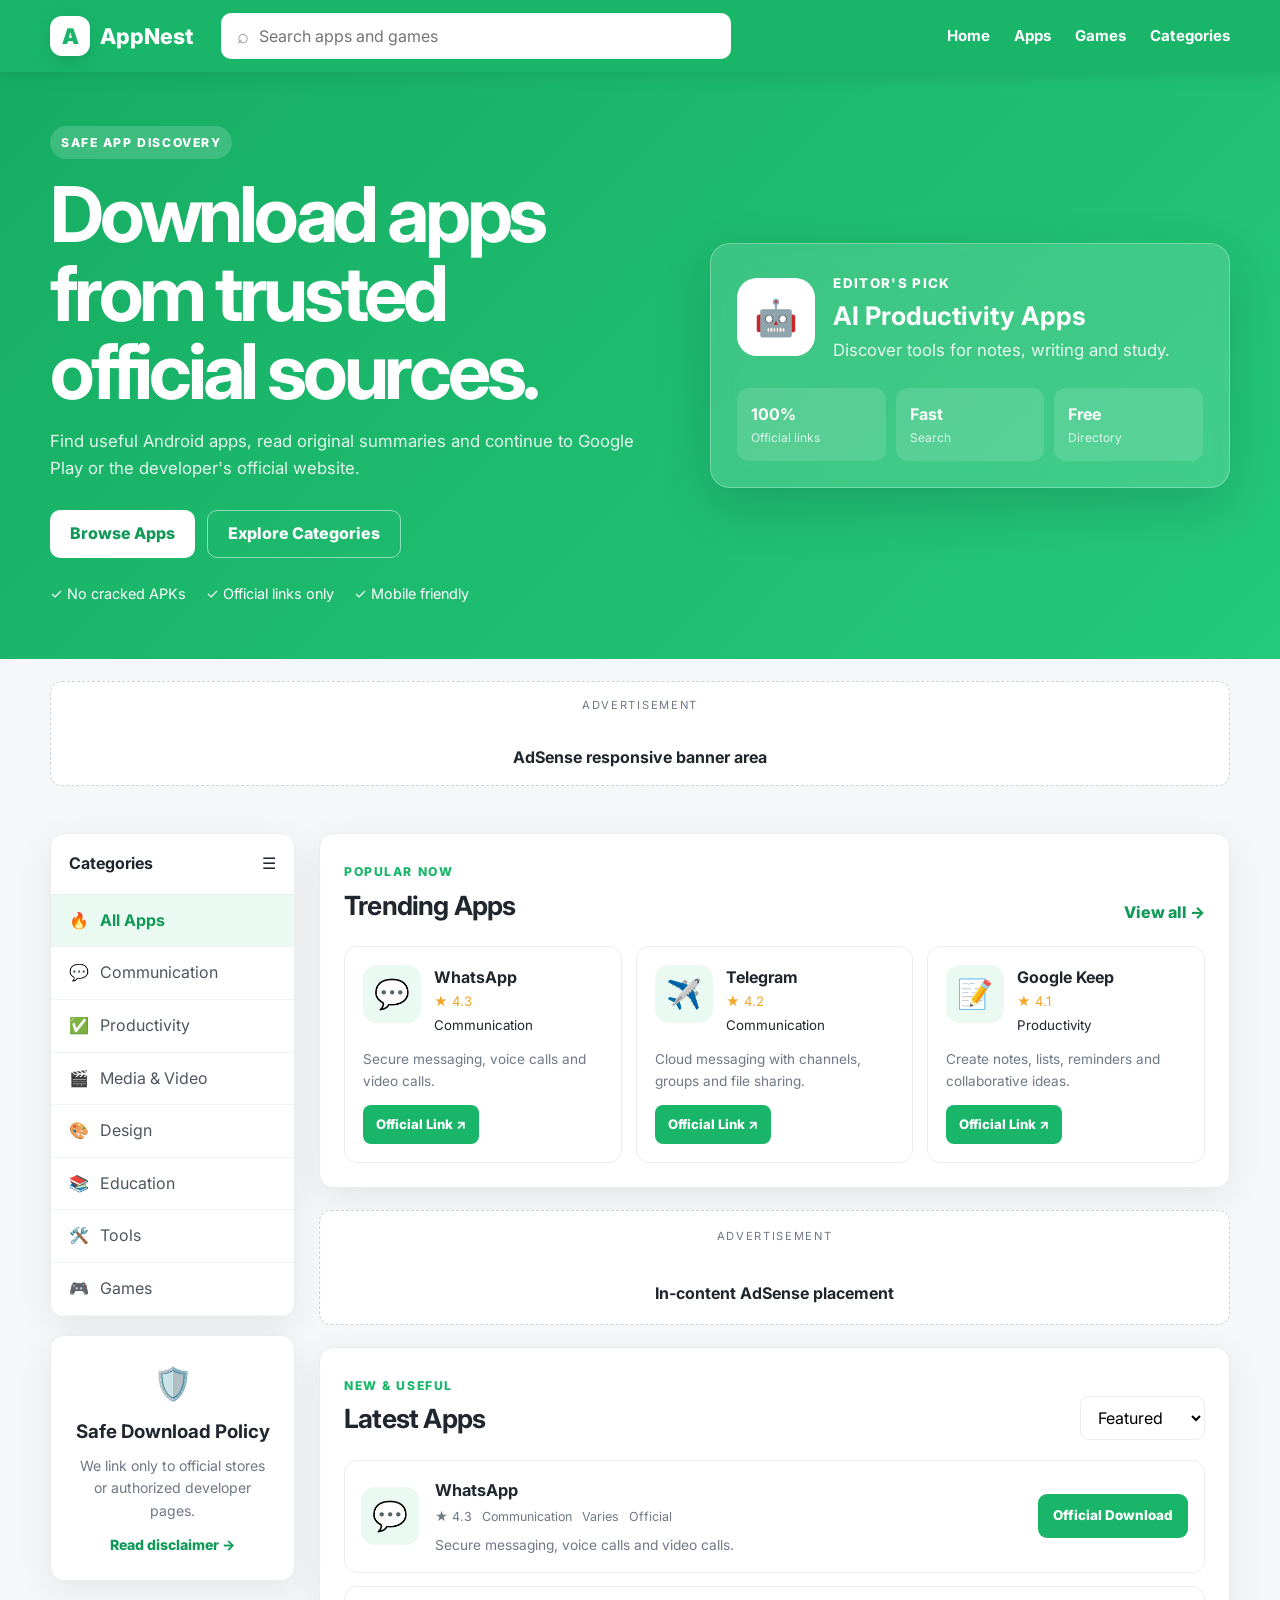
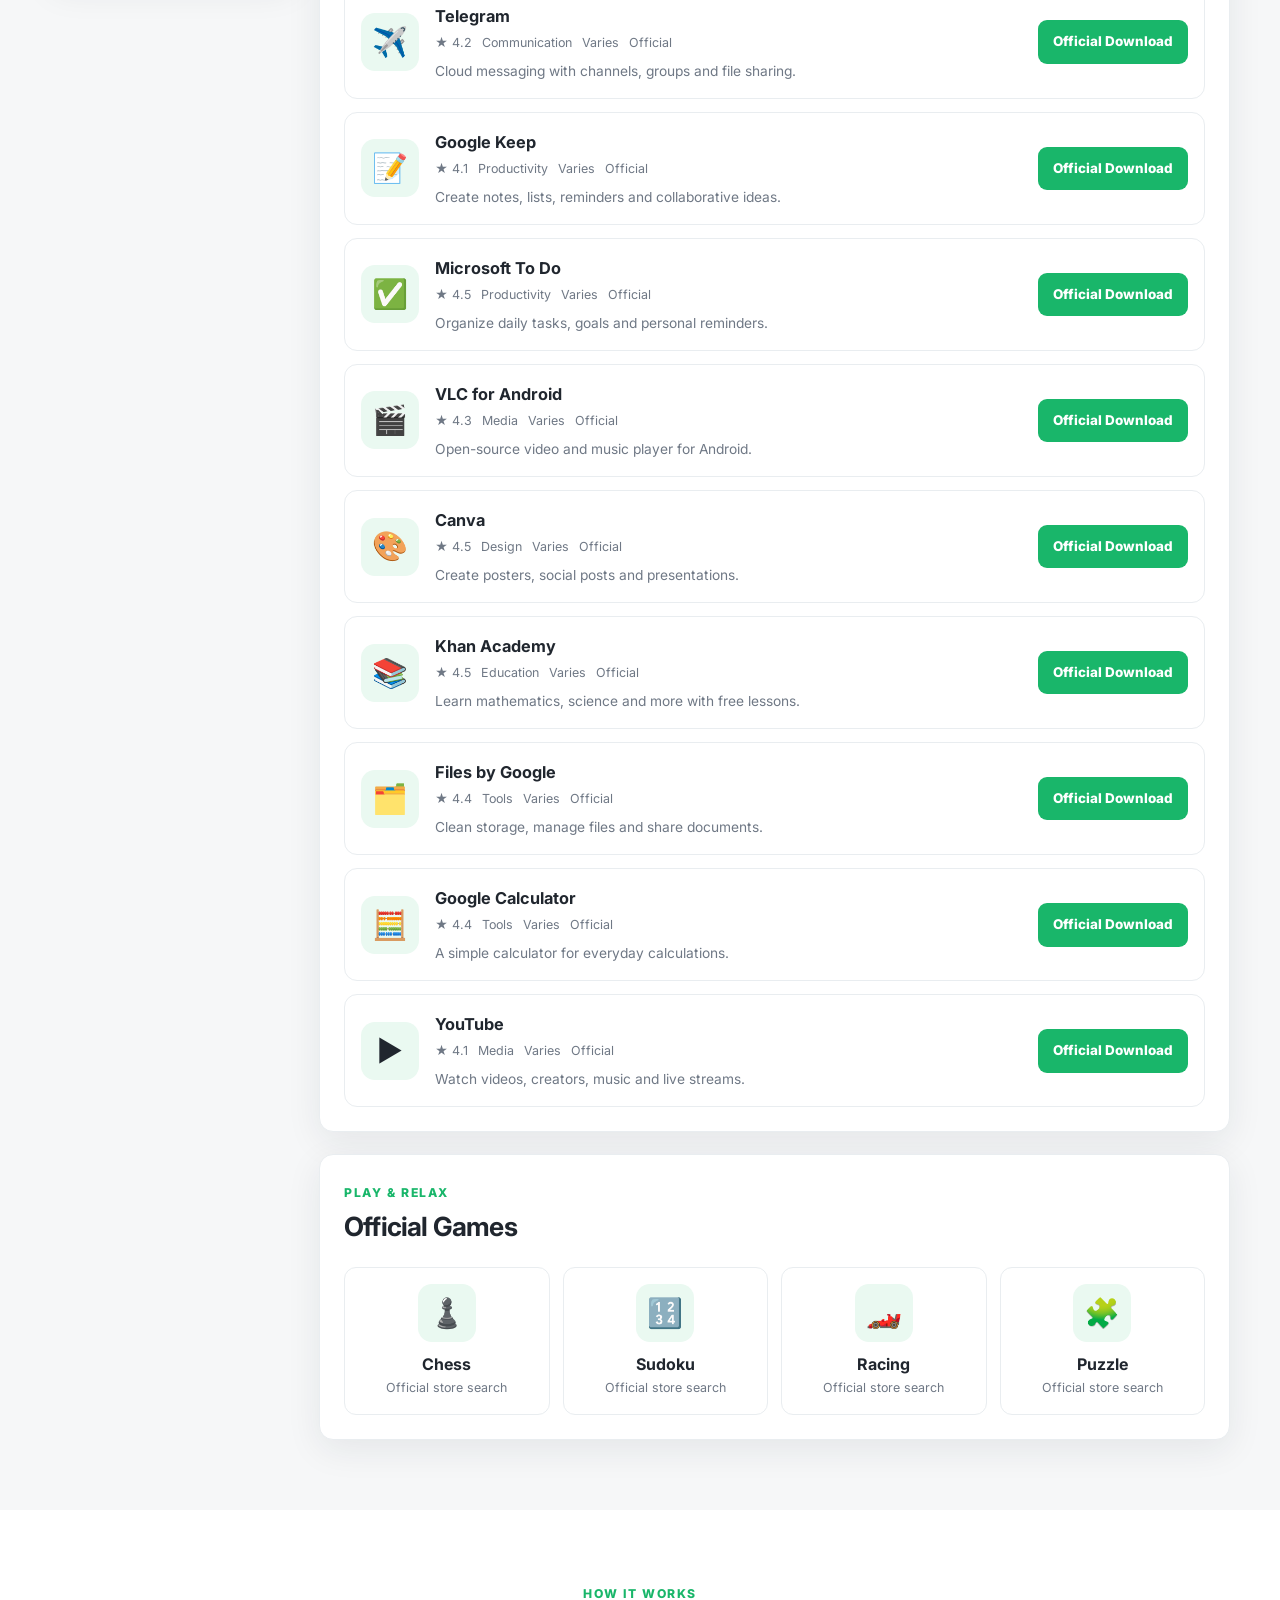
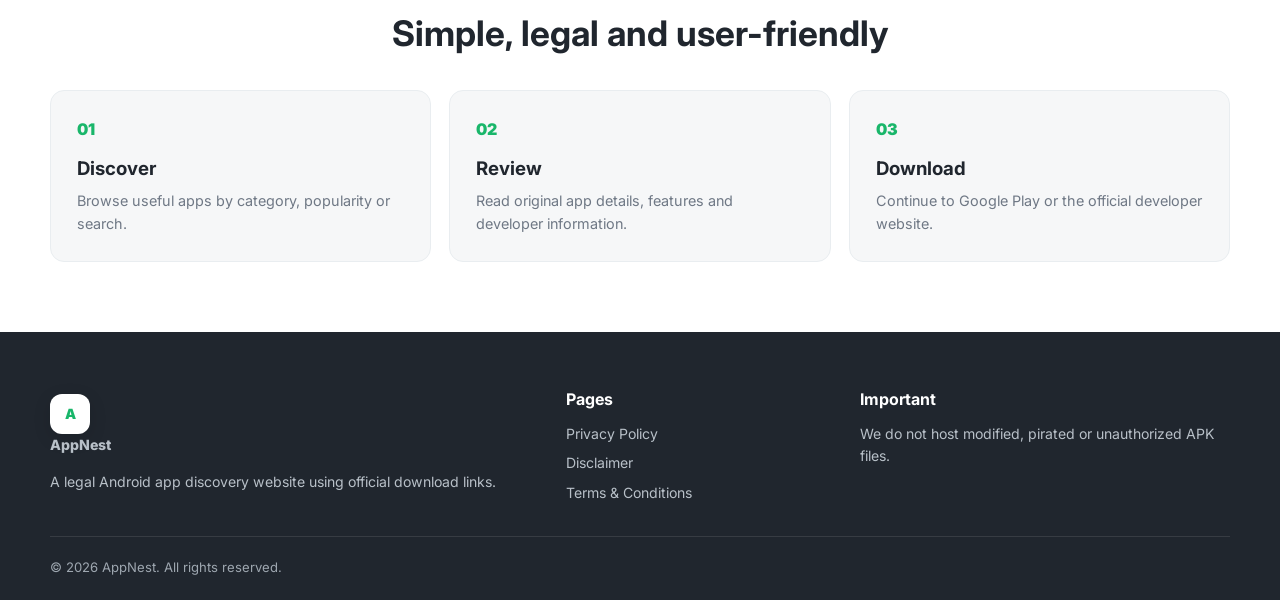
<file: index.html>
<!DOCTYPE html>
<html lang="en">
<head>
  <meta charset="UTF-8" />
  <meta name="viewport" content="width=device-width, initial-scale=1.0" />
  <meta name="description" content="Discover Android apps and download them safely from official sources." />
  <meta name="author" content="Sachin" />
  <title>AppNest — Official Android App Directory</title>
  <link rel="preconnect" href="https://fonts.googleapis.com" />
  <link rel="preconnect" href="https://fonts.gstatic.com" crossorigin />
  <link href="https://fonts.googleapis.com/css2?family=Inter:wght@400;500;600;700;800&display=swap" rel="stylesheet" />
  <link rel="stylesheet" href="styles.css?v=4" />
</head>
<body>
  <header class="topbar">
    <div class="container topbar-inner">
      <a class="brand" href="#home">
        <span class="brand-icon">A</span>
        <span>AppNest</span>
      </a>

      <div class="desktop-search">
        <span>⌕</span>
        <input id="headerSearch" type="search" placeholder="Search apps and games" />
      </div>

      <button id="menuBtn" class="menu-btn" aria-label="Open menu">☰</button>

      <nav id="mainNav">
        <a href="#home">Home</a>
        <a href="#latest">Apps</a>
        <a href="#games">Games</a>
        <a href="#categories">Categories</a>
      </nav>
    </div>
  </header>

  <section class="mobile-search-wrap">
    <div class="container">
      <div class="desktop-search mobile-search">
        <span>⌕</span>
        <input id="mobileSearch" type="search" placeholder="Search apps and games" />
      </div>
    </div>
  </section>

  <main id="home">
    <section class="hero">
      <div class="container hero-grid">
        <div>
          <span class="badge">SAFE APP DISCOVERY</span>
          <h1>Download apps from trusted official sources.</h1>
          <p>
            Find useful Android apps, read original summaries and continue to
            Google Play or the developer's official website.
          </p>
          <div class="hero-actions">
            <a class="primary-btn" href="#latest">Browse Apps</a>
            <a class="secondary-btn" href="#categories">Explore Categories</a>
          </div>
          <div class="hero-points">
            <span>✓ No cracked APKs</span>
            <span>✓ Official links only</span>
            <span>✓ Mobile friendly</span>
          </div>
        </div>

        <div class="hero-feature">
          <div class="hero-feature-top">
            <span class="hero-feature-icon">🤖</span>
            <div>
              <small>EDITOR'S PICK</small>
              <h3>AI Productivity Apps</h3>
              <p>Discover tools for notes, writing and study.</p>
            </div>
          </div>
          <div class="hero-feature-stats">
            <div><b>100%</b><span>Official links</span></div>
            <div><b>Fast</b><span>Search</span></div>
            <div><b>Free</b><span>Directory</span></div>
          </div>
        </div>
      </div>
    </section>

    <section class="ad-wrap">
      <div class="container">
        <div class="ad-box">
          <span>ADVERTISEMENT</span>
          <strong>AdSense responsive banner area</strong>
        </div>
      </div>
    </section>

    <section class="content-section">
      <div class="container content-layout">
        <aside class="sidebar" id="categories">
          <div class="sidebar-card">
            <div class="sidebar-title">
              <h3>Categories</h3>
              <span>☰</span>
            </div>
            <button class="category-item active" data-category="All"><span>🔥</span> All Apps</button>
            <button class="category-item" data-category="Communication"><span>💬</span> Communication</button>
            <button class="category-item" data-category="Productivity"><span>✅</span> Productivity</button>
            <button class="category-item" data-category="Media"><span>🎬</span> Media & Video</button>
            <button class="category-item" data-category="Design"><span>🎨</span> Design</button>
            <button class="category-item" data-category="Education"><span>📚</span> Education</button>
            <button class="category-item" data-category="Tools"><span>🛠️</span> Tools</button>
            <button class="category-item" data-category="Games"><span>🎮</span> Games</button>
          </div>

          <div class="sidebar-card notice-card">
            <span class="notice-icon">🛡️</span>
            <h3>Safe Download Policy</h3>
            <p>We link only to official stores or authorized developer pages.</p>
            <a href="disclaimer.html">Read disclaimer →</a>
          </div>
        </aside>

        <div class="main-column">
          <section class="section-block" id="trending">
            <div class="section-head">
              <div>
                <span class="section-kicker">POPULAR NOW</span>
                <h2>Trending Apps</h2>
              </div>
              <button class="text-btn" data-scroll-target="latest">View all →</button>
            </div>
            <div class="featured-grid" id="featuredGrid"></div>
          </section>

          <section class="mini-ad">
            <span>ADVERTISEMENT</span>
            <strong>In-content AdSense placement</strong>
          </section>

          <section class="section-block" id="latest">
            <div class="section-head">
              <div>
                <span class="section-kicker">NEW & USEFUL</span>
                <h2>Latest Apps</h2>
              </div>
              <select id="sortSelect" aria-label="Sort apps">
                <option value="featured">Featured</option>
                <option value="name">Name A–Z</option>
                <option value="rating">Top rated</option>
              </select>
            </div>

            <div class="app-list" id="appList"></div>
            <p class="empty-state" id="emptyState">No matching apps found.</p>
          </section>

          <section class="section-block" id="games">
            <div class="section-head">
              <div>
                <span class="section-kicker">PLAY & RELAX</span>
                <h2>Official Games</h2>
              </div>
            </div>
            <div class="game-strip" id="gameStrip"></div>
          </section>
        </div>
      </div>
    </section>

    <section class="guide-section">
      <div class="container">
        <div class="guide-heading">
          <span class="section-kicker">HOW IT WORKS</span>
          <h2>Simple, legal and user-friendly</h2>
        </div>
        <div class="guide-grid">
          <article><span>01</span><h3>Discover</h3><p>Browse useful apps by category, popularity or search.</p></article>
          <article><span>02</span><h3>Review</h3><p>Read original app details, features and developer information.</p></article>
          <article><span>03</span><h3>Download</h3><p>Continue to Google Play or the official developer website.</p></article>
        </div>
      </div>
    </section>
  </main>

  <footer>
    <div class="container footer-grid">
      <div>
        <a class="brand footer-brand" href="#home"><span class="brand-icon">A</span><span>AppNest</span></a>
        <p>A legal Android app discovery website using official download links.</p>
      </div>
      <div>
        <h4>Pages</h4>
        <a href="privacy.html">Privacy Policy</a>
        <a href="disclaimer.html">Disclaimer</a>
        <a href="terms.html">Terms & Conditions</a>
      </div>
      <div>
        <h4>Important</h4>
        <p>We do not host modified, pirated or unauthorized APK files.</p>
      </div>
    </div>
    <div class="container footer-bottom">© <span id="year"></span> AppNest. All rights reserved.</div>
  </footer>

  <script src="script.js?v=4"></script>
</body>
</html>
</file>
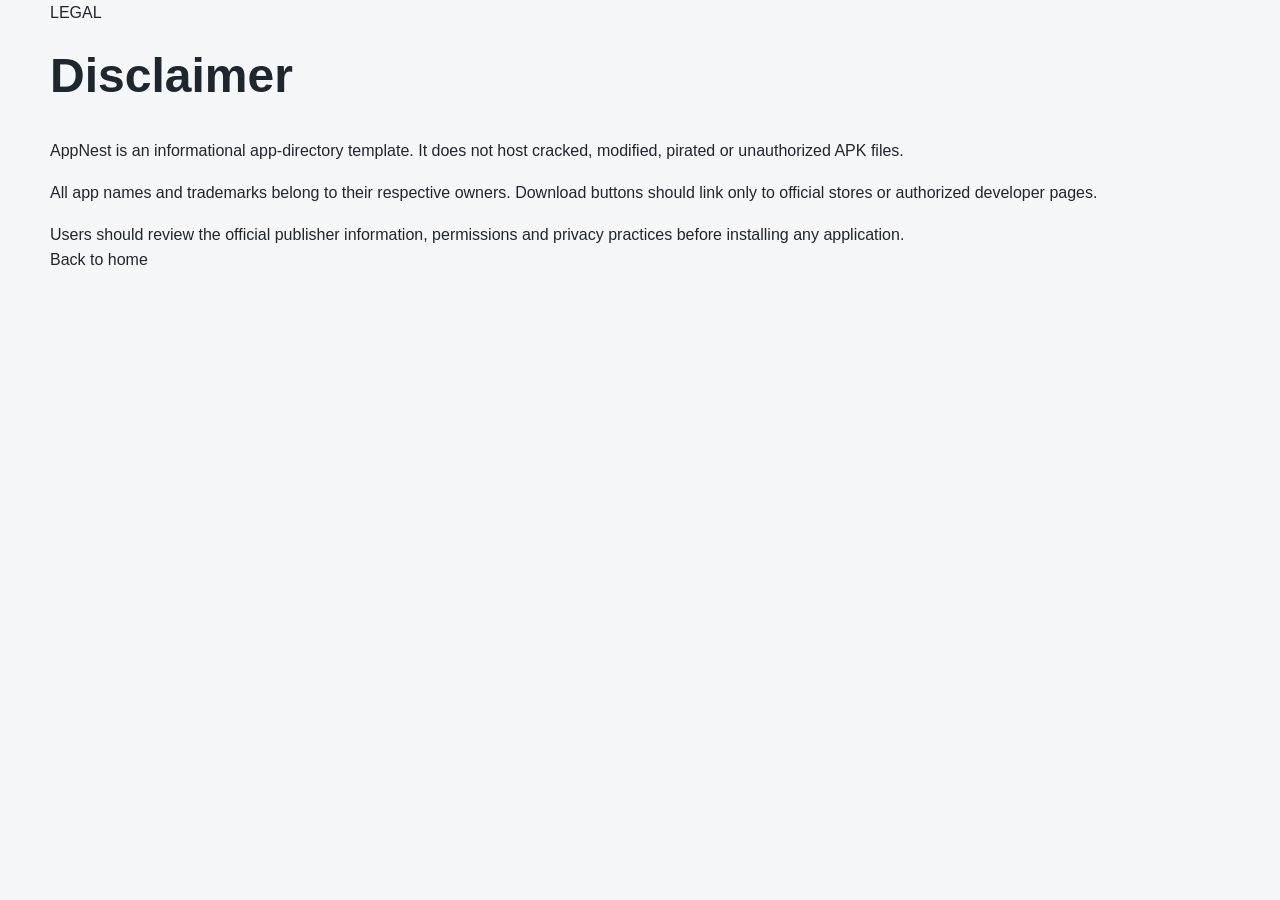
<file: disclaimer.html>
<!DOCTYPE html>
<html lang="en">
<head>
  <meta charset="UTF-8">
  <meta name="viewport" content="width=device-width, initial-scale=1.0">
  <title>Disclaimer — AppNest</title>
  <link rel="stylesheet" href="styles.css">
</head>
<body>
  <main class="section">
    <div class="container">
      <span class="eyebrow">LEGAL</span>
      <h1 style="font-size:3rem;margin:12px 0 24px;">Disclaimer</h1>
      <div class="step-card">
        <p>AppNest is an informational app-directory template. It does not host cracked, modified, pirated or unauthorized APK files.</p>
        <p style="margin-top:16px;">All app names and trademarks belong to their respective owners. Download buttons should link only to official stores or authorized developer pages.</p>
        <p style="margin-top:16px;">Users should review the official publisher information, permissions and privacy practices before installing any application.</p>
      </div>
      <a class="btn btn-primary" style="margin-top:24px;" href="index.html">Back to home</a>
    </div>
  </main>
</body>
</html>
</file>
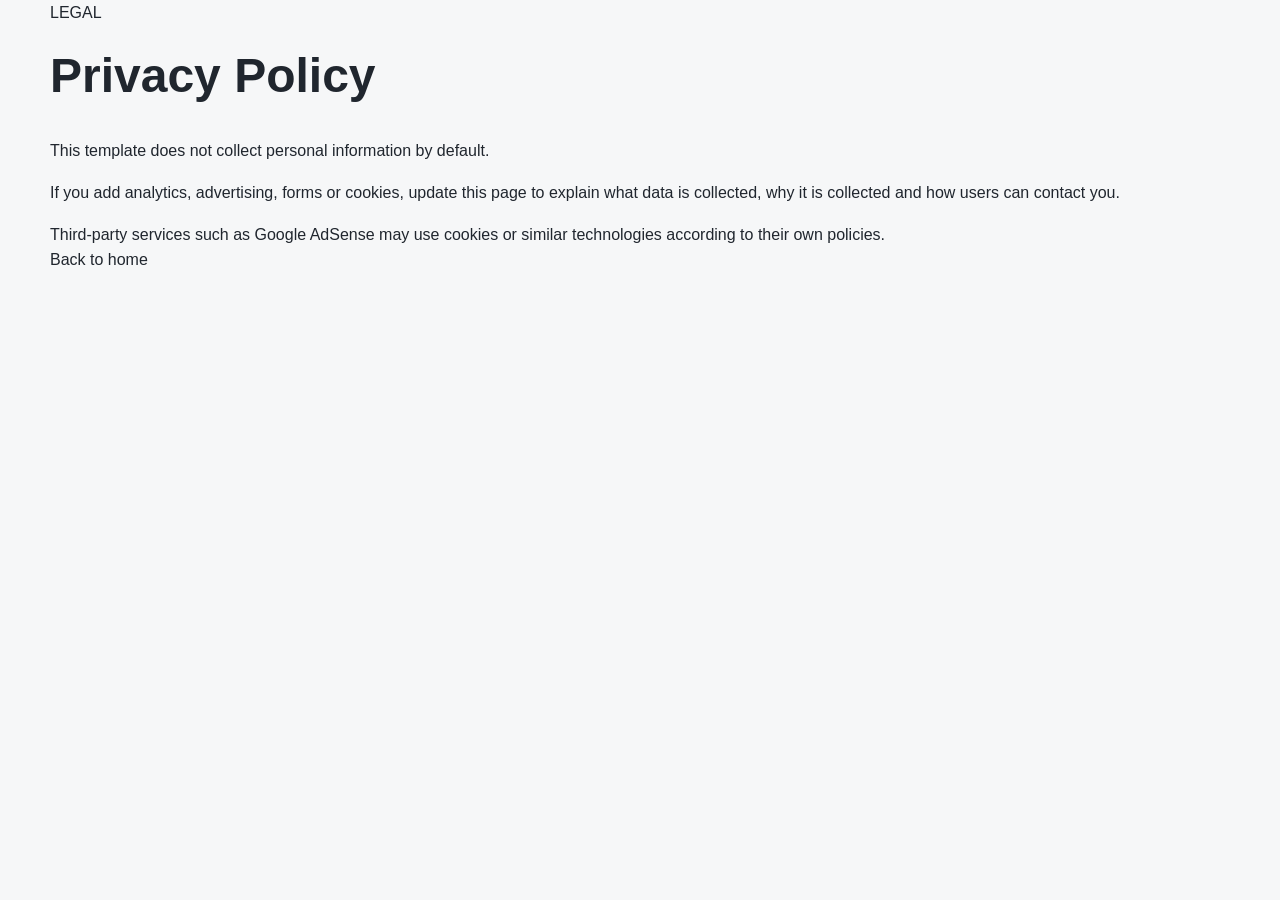
<file: privacy.html>
<!DOCTYPE html>
<html lang="en">
<head>
  <meta charset="UTF-8">
  <meta name="viewport" content="width=device-width, initial-scale=1.0">
  <title>Privacy Policy — AppNest</title>
  <link rel="stylesheet" href="styles.css">
</head>
<body>
  <main class="section">
    <div class="container">
      <span class="eyebrow">LEGAL</span>
      <h1 style="font-size:3rem;margin:12px 0 24px;">Privacy Policy</h1>
      <div class="step-card">
        <p>This template does not collect personal information by default.</p>
        <p style="margin-top:16px;">If you add analytics, advertising, forms or cookies, update this page to explain what data is collected, why it is collected and how users can contact you.</p>
        <p style="margin-top:16px;">Third-party services such as Google AdSense may use cookies or similar technologies according to their own policies.</p>
      </div>
      <a class="btn btn-primary" style="margin-top:24px;" href="index.html">Back to home</a>
    </div>
  </main>
</body>
</html>
</file>
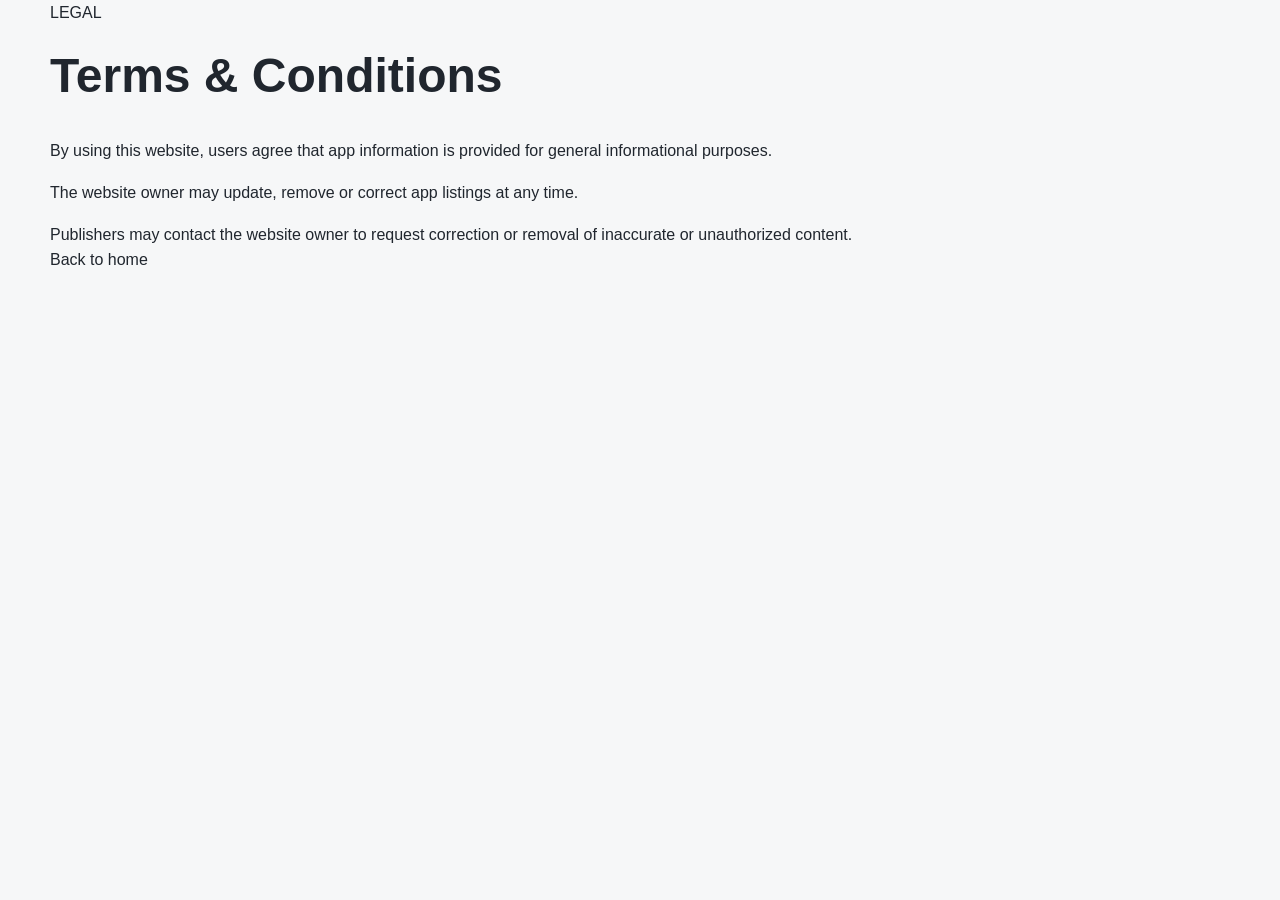
<file: terms.html>
<!DOCTYPE html>
<html lang="en">
<head>
  <meta charset="UTF-8">
  <meta name="viewport" content="width=device-width, initial-scale=1.0">
  <title>Terms & Conditions — AppNest</title>
  <link rel="stylesheet" href="styles.css">
</head>
<body>
  <main class="section">
    <div class="container">
      <span class="eyebrow">LEGAL</span>
      <h1 style="font-size:3rem;margin:12px 0 24px;">Terms & Conditions</h1>
      <div class="step-card">
        <p>By using this website, users agree that app information is provided for general informational purposes.</p>
        <p style="margin-top:16px;">The website owner may update, remove or correct app listings at any time.</p>
        <p style="margin-top:16px;">Publishers may contact the website owner to request correction or removal of inaccurate or unauthorized content.</p>
      </div>
      <a class="btn btn-primary" style="margin-top:24px;" href="index.html">Back to home</a>
    </div>
  </main>
</body>
</html>
</file>
<file: styles.css>
*{box-sizing:border-box;margin:0;padding:0}
:root{
  --green:#19b66a;
  --green-dark:#109957;
  --green-soft:#eaf9f1;
  --text:#20262e;
  --muted:#6f7885;
  --line:#e9edf0;
  --bg:#f6f7f8;
  --white:#fff;
  --shadow:0 10px 35px rgba(24,39,55,.08);
}
html{scroll-behavior:smooth}
body{font-family:Inter,Arial,sans-serif;background:var(--bg);color:var(--text);line-height:1.6}
a{text-decoration:none;color:inherit}
button,input,select{font:inherit}
.container{width:min(1180px,calc(100% - 30px));margin:auto}
.topbar{position:sticky;top:0;z-index:100;background:var(--green);box-shadow:0 4px 16px rgba(0,0,0,.08)}
.topbar-inner{min-height:72px;display:flex;align-items:center;gap:28px}
.brand{display:flex;align-items:center;gap:10px;font-size:1.35rem;font-weight:800;color:#fff;white-space:nowrap}
.brand-icon{width:40px;height:40px;display:grid;place-items:center;border-radius:12px;background:#fff;color:var(--green);font-weight:900;box-shadow:0 5px 18px rgba(0,0,0,.12)}
.desktop-search{flex:1;display:flex;align-items:center;gap:10px;max-width:510px;padding:0 16px;border-radius:10px;background:#fff}
.desktop-search span{font-size:1.25rem;color:#8c9299}
.desktop-search input{width:100%;height:46px;border:0;outline:0;color:var(--text)}
nav{margin-left:auto;display:flex;gap:24px}
nav a{color:#fff;font-size:.94rem;font-weight:700}
.menu-btn{display:none;margin-left:auto;border:0;background:none;color:#fff;font-size:1.5rem}
.mobile-search-wrap{display:none;background:var(--green);padding:0 0 12px}
.hero{padding:54px 0;background:linear-gradient(135deg,#16ad63,#24c97a);color:#fff}
.hero-grid{display:grid;grid-template-columns:1.08fr .92fr;align-items:center;gap:50px}
.badge,.section-kicker{font-size:.76rem;font-weight:800;letter-spacing:.13em}
.badge{display:inline-block;padding:7px 11px;border-radius:999px;background:rgba(255,255,255,.16)}
.hero h1{max-width:700px;margin:17px 0;font-size:clamp(2.5rem,6vw,4.8rem);line-height:1.02;letter-spacing:-.055em}
.hero p{max-width:630px;color:rgba(255,255,255,.88);font-size:1.05rem}
.hero-actions{display:flex;gap:12px;flex-wrap:wrap;margin-top:28px}
.primary-btn,.secondary-btn{display:inline-flex;align-items:center;justify-content:center;min-height:48px;padding:0 20px;border-radius:10px;font-weight:800}
.primary-btn{background:#fff;color:var(--green-dark)}
.secondary-btn{border:1px solid rgba(255,255,255,.5);color:#fff}
.hero-points{display:flex;gap:20px;flex-wrap:wrap;margin-top:24px;font-size:.9rem}
.hero-feature{padding:26px;border:1px solid rgba(255,255,255,.28);border-radius:20px;background:rgba(255,255,255,.14);backdrop-filter:blur(12px);box-shadow:0 20px 55px rgba(0,0,0,.14)}
.hero-feature-top{display:flex;gap:18px;align-items:center}
.hero-feature-icon{width:78px;height:78px;display:grid;place-items:center;border-radius:20px;background:#fff;font-size:2.2rem}
.hero-feature small{font-weight:800;letter-spacing:.1em}
.hero-feature h3{font-size:1.6rem}
.hero-feature-stats{display:grid;grid-template-columns:repeat(3,1fr);gap:10px;margin-top:25px}
.hero-feature-stats div{padding:14px;border-radius:12px;background:rgba(255,255,255,.12)}
.hero-feature-stats b,.hero-feature-stats span{display:block}
.hero-feature-stats span{font-size:.75rem;color:rgba(255,255,255,.8)}
.ad-wrap{padding:22px 0}
.ad-box,.mini-ad{display:grid;place-items:center;text-align:center;border:1px dashed #cdd5da;background:#fff;color:var(--muted);border-radius:12px}
.ad-box{min-height:105px}
.ad-box span,.mini-ad span{font-size:.7rem;letter-spacing:.15em}
.ad-box strong,.mini-ad strong{display:block;color:var(--text)}
.content-section{padding:25px 0 70px}
.content-layout{display:grid;grid-template-columns:245px 1fr;gap:24px;align-items:start}
.sidebar{position:sticky;top:95px;display:grid;gap:18px}
.sidebar-card{overflow:hidden;border:1px solid var(--line);border-radius:14px;background:#fff;box-shadow:var(--shadow)}
.sidebar-title{display:flex;align-items:center;justify-content:space-between;padding:17px 18px;border-bottom:1px solid var(--line)}
.sidebar-title h3{font-size:1rem}
.category-item{width:100%;display:flex;align-items:center;gap:11px;padding:13px 18px;border:0;border-bottom:1px solid #f1f3f5;background:#fff;color:#4e5660;text-align:left;cursor:pointer}
.category-item:hover,.category-item.active{background:var(--green-soft);color:var(--green-dark);font-weight:700}
.notice-card{padding:22px;text-align:center}
.notice-icon{font-size:2rem}
.notice-card h3{margin:8px 0}
.notice-card p{color:var(--muted);font-size:.88rem}
.notice-card a{display:inline-block;margin-top:12px;color:var(--green-dark);font-weight:800;font-size:.88rem}
.main-column{min-width:0}
.section-block{padding:24px;border:1px solid var(--line);border-radius:14px;background:#fff;box-shadow:var(--shadow)}
.section-block+.section-block{margin-top:22px}
.section-head{display:flex;align-items:end;justify-content:space-between;gap:18px;margin-bottom:20px}
.section-kicker{color:var(--green)}
.section-head h2{font-size:1.65rem;letter-spacing:-.03em}
.text-btn{border:0;background:none;color:var(--green-dark);font-weight:800;cursor:pointer}
.featured-grid{display:grid;grid-template-columns:repeat(3,1fr);gap:14px}
.featured-card{padding:18px;border:1px solid var(--line);border-radius:13px;background:#fff;transition:.2s}
.featured-card:hover{transform:translateY(-3px);box-shadow:var(--shadow)}
.featured-top{display:flex;gap:13px}
.app-icon{width:58px;height:58px;display:grid;place-items:center;flex:0 0 auto;border-radius:14px;background:var(--green-soft);font-size:1.8rem}
.featured-card h3{font-size:1rem}
.rating{color:#f4a523;font-size:.82rem}
.featured-card p{margin:12px 0;color:var(--muted);font-size:.85rem}
.small-download{display:inline-flex;padding:9px 13px;border-radius:8px;background:var(--green);color:#fff;font-size:.82rem;font-weight:800}
.mini-ad{min-height:115px;margin:22px 0}
#sortSelect{padding:10px 13px;border:1px solid var(--line);border-radius:9px;background:#fff;outline:0}
.app-list{display:grid;gap:13px}
.app-row{display:grid;grid-template-columns:auto 1fr auto;gap:16px;align-items:center;padding:16px;border:1px solid var(--line);border-radius:13px;background:#fff;transition:.2s}
.app-row:hover{border-color:#bcebd2;box-shadow:0 8px 25px rgba(25,182,106,.08)}
.app-row-main h3{font-size:1.02rem}
.app-meta{display:flex;flex-wrap:wrap;gap:10px;margin-top:4px;color:var(--muted);font-size:.78rem}
.app-row-main p{margin-top:7px;color:var(--muted);font-size:.86rem}
.download-btn{min-width:120px;display:inline-flex;justify-content:center;padding:11px 15px;border-radius:9px;background:var(--green);color:#fff;font-size:.84rem;font-weight:800}
.download-btn:hover{background:var(--green-dark)}
.empty-state{display:none;padding:30px;text-align:center;color:var(--muted)}
.game-strip{display:grid;grid-template-columns:repeat(4,1fr);gap:13px}
.game-card{padding:16px;border:1px solid var(--line);border-radius:12px;text-align:center}
.game-card .app-icon{margin:0 auto 10px}
.game-card p{color:var(--muted);font-size:.78rem}
.guide-section{padding:70px 0;background:#fff}
.guide-heading{text-align:center;margin-bottom:28px}
.guide-heading h2{font-size:2.2rem}
.guide-grid{display:grid;grid-template-columns:repeat(3,1fr);gap:18px}
.guide-grid article{padding:26px;border:1px solid var(--line);border-radius:14px;background:var(--bg)}
.guide-grid article span{color:var(--green);font-weight:900}
.guide-grid article h3{margin:12px 0 5px}
.guide-grid article p{color:var(--muted);font-size:.9rem}
footer{padding:55px 0 22px;background:#20262e;color:#fff}
.footer-grid{display:grid;grid-template-columns:1.3fr .7fr 1fr;gap:35px}
.footer-brand{margin-bottom:14px}
.footer-grid p,.footer-grid a{display:block;color:#b8c0c8;font-size:.88rem;margin-top:7px}
.footer-grid h4{margin-bottom:10px}
.footer-bottom{margin-top:32px;padding-top:20px;border-top:1px solid rgba(255,255,255,.1);color:#9ea7b0;font-size:.82rem}

@media(max-width:950px){
  .desktop-search{max-width:none}
  nav{display:none;position:absolute;top:72px;left:15px;right:15px;flex-direction:column;padding:18px;border-radius:12px;background:#109957;box-shadow:var(--shadow)}
  nav.open{display:flex}
  .menu-btn{display:block}
  .hero-grid{grid-template-columns:1fr}
  .content-layout{grid-template-columns:1fr}
  .sidebar{position:static}
  .sidebar-card:first-child{display:grid;grid-template-columns:repeat(4,1fr)}
  .sidebar-title{grid-column:1/-1}
  .category-item{border-right:1px solid #f1f3f5}
}
@media(max-width:720px){
  .topbar-inner>.desktop-search{display:none}
  .mobile-search-wrap{display:block}
  .mobile-search{display:flex;max-width:none}
  .hero{padding:40px 0}
  .hero h1{font-size:2.75rem}
  .featured-grid{grid-template-columns:1fr}
  .app-row{grid-template-columns:auto 1fr}
  .download-btn{grid-column:1/-1;width:100%}
  .game-strip{grid-template-columns:repeat(2,1fr)}
  .guide-grid,.footer-grid{grid-template-columns:1fr}
  .sidebar-card:first-child{grid-template-columns:repeat(2,1fr)}
  .section-block{padding:18px}
}


/* ===== Search suggestions ===== */
.search-with-suggestions {
  position: relative;
  overflow: visible;
}

.search-suggestions {
  position: absolute;
  top: calc(100% + 9px);
  left: 0;
  right: 0;
  z-index: 500;
  display: none;
  max-height: 390px;
  overflow-y: auto;
  padding: 7px;
  border: 1px solid var(--line);
  border-radius: 14px;
  background: var(--white);
  box-shadow: 0 20px 55px rgba(24, 39, 55, 0.2);
}

.search-suggestions.show {
  display: block;
  animation: suggestionOpen 0.16s ease;
}

.suggestion-item,
.no-suggestion {
  width: 100%;
  display: flex;
  align-items: center;
  gap: 12px;
  padding: 11px;
  border: 0;
  border-radius: 10px;
  background: transparent;
  color: var(--text);
  text-align: left;
}

.suggestion-item {
  cursor: pointer;
}

.suggestion-item:hover,
.suggestion-item.active {
  background: var(--green-soft);
}

.suggestion-icon,
.suggestion-search-icon {
  width: 42px;
  height: 42px;
  display: grid;
  place-items: center;
  flex: 0 0 auto;
  border-radius: 11px;
  background: var(--green-soft);
  font-size: 1.35rem;
}

.suggestion-content {
  min-width: 0;
  flex: 1;
}

.suggestion-content strong,
.no-suggestion strong {
  display: block;
  overflow: hidden;
  color: var(--text);
  font-size: 0.92rem;
  text-overflow: ellipsis;
  white-space: nowrap;
}

.suggestion-content small,
.no-suggestion small {
  display: block;
  margin-top: 1px;
  color: var(--muted);
  font-size: 0.75rem;
}

.official-label {
  flex: 0 0 auto;
  padding: 4px 8px;
  border-radius: 999px;
  color: var(--green-dark);
  background: var(--green-soft);
  font-size: 0.68rem;
  font-weight: 800;
}

.no-suggestion {
  color: var(--muted);
}

@keyframes suggestionOpen {
  from {
    opacity: 0;
    transform: translateY(-5px);
  }

  to {
    opacity: 1;
    transform: translateY(0);
  }
}

@media (max-width: 720px) {
  .mobile-search-wrap {
    position: relative;
    z-index: 90;
  }

  .mobile-search .search-suggestions {
    position: absolute;
    top: calc(100% + 7px);
  }

  .official-label {
    display: none;
  }
}
</file>
